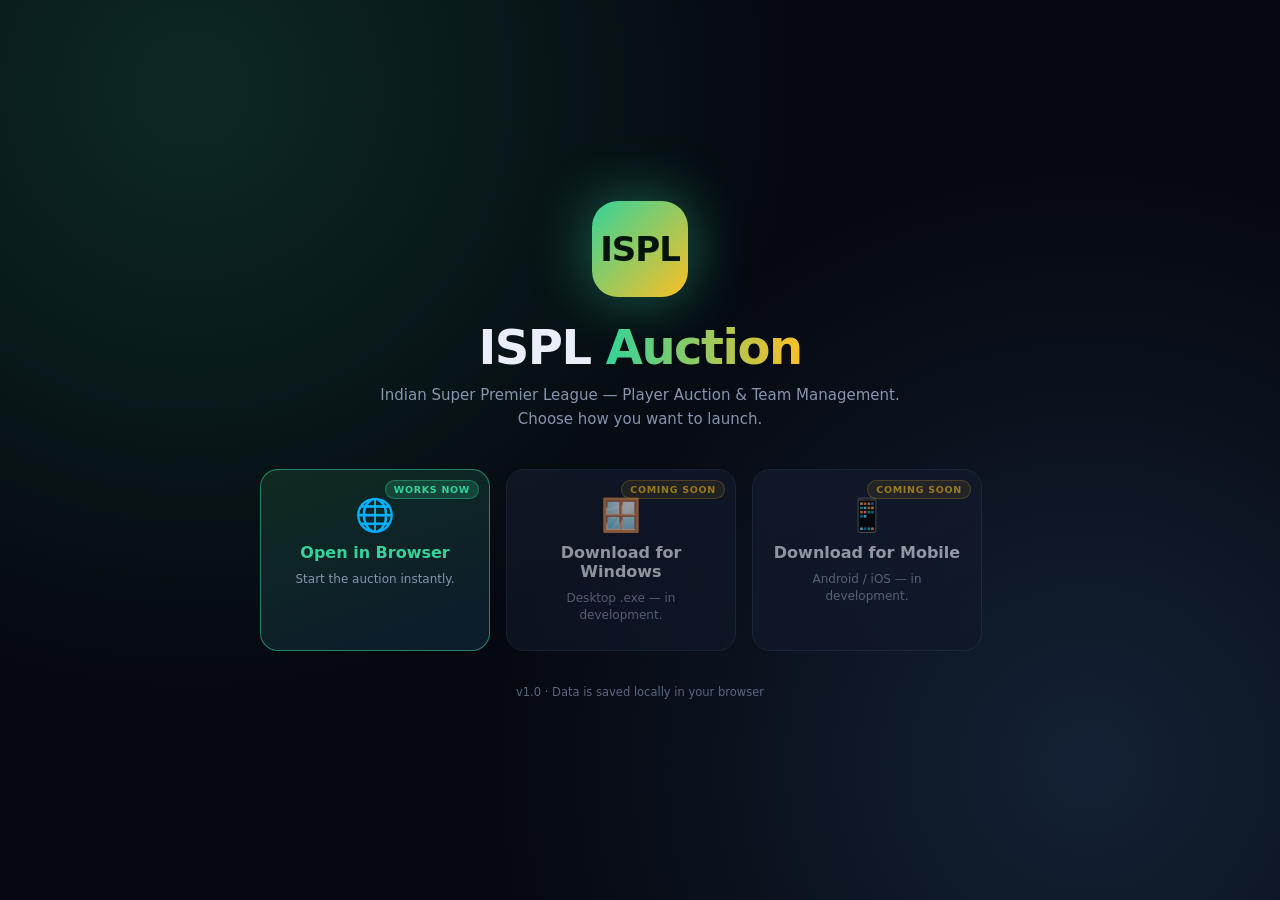
<file: docs/index.html>
<!DOCTYPE html>
<html lang="en">
<head>
<meta charset="UTF-8">
<meta name="viewport" content="width=device-width, initial-scale=1.0, viewport-fit=cover">
<meta name="theme-color" content="#070a12">
<title>ISPL Auction</title>
<link rel="stylesheet" href="css/base.css">
<link rel="stylesheet" href="css/launcher.css">
<link rel="stylesheet" href="css/layout.css">
<link rel="stylesheet" href="css/views.css">
</head>
<body>

<!-- ================= LAUNCHER ================= -->
<div class="launcher" id="launcher">
  <div class="l-badge">ISPL</div>
  <h1>ISPL <span>Auction</span></h1>
  <p class="sub">Indian Super Premier League — Player Auction &amp; Team Management.<br>Choose how you want to launch.</p>

  <div class="launch-grid">
    <button class="launch-card live" id="launchBtn">
      <span class="pill now">Works Now</span>
      <span class="ico">🌐</span>
      <span class="ttl">Open in Browser</span>
      <span class="dsc">Start the auction instantly.</span>
    </button>
    <button class="launch-card soon" data-notready="Windows">
      <span class="pill later">Coming Soon</span>
      <span class="ico">🪟</span>
      <span class="ttl">Download for Windows</span>
      <span class="dsc">Desktop .exe — in development.</span>
    </button>
    <button class="launch-card soon" data-notready="Mobile">
      <span class="pill later">Coming Soon</span>
      <span class="ico">📱</span>
      <span class="ttl">Download for Mobile</span>
      <span class="dsc">Android / iOS — in development.</span>
    </button>
  </div>
  <div class="launch-foot">v1.0 · Data is saved locally in your browser</div>
</div>

<!-- ================= APP ================= -->
<div class="app" id="app">
  <header class="topbar">
    <div class="brand">
      <div class="mark">ISPL</div>
      <div>ISPL Auction<em>Indian Super Premier League</em></div>
    </div>
    <nav class="tabs" id="tabs"></nav>
    <div class="top-actions">
      <button class="btn sm ghost" data-action="export">⬇ Export</button>
      <button class="btn sm ghost" data-action="reset">↺ Reset</button>
    </div>
  </header>

  <main id="view"></main>

  <nav class="bottom-nav" id="bottomNav"></nav>
</div>

<div id="modalRoot"></div>
<div id="toast"></div>

<!-- Scripts — order matters -->
<script src="js/config.js"></script>
<script src="js/utils.js"></script>
<script src="js/state.js"></script>
<script src="js/ui.js"></script>
<script src="js/views/dashboard.js"></script>
<script src="js/views/teams.js"></script>
<script src="js/views/players.js"></script>
<script src="js/views/retention.js"></script>
<script src="js/views/auction.js"></script>
<script src="js/views/squad.js"></script>
<script src="js/app.js"></script>
</body>
</html>
</file>
<file: docs/css/base.css>
/* ===== Variables & Reset ===== */
*{box-sizing:border-box;margin:0;padding:0;-webkit-tap-highlight-color:transparent}
:root{
  --bg:#070a12; --panel:#101728; --panel2:#151d31; --panel3:#1b2439;
  --line:#26324b; --txt:#e9eef9; --muted:#8794b0;
  --green:#34d399; --gold:#fbbf24; --red:#f87171; --blue:#60a5fa; --purple:#a78bfa;
  --radius:14px; --safe-b:env(safe-area-inset-bottom,0px);
}
html,body{height:100%;overscroll-behavior:none}
body{background:var(--bg);color:var(--txt);font-family:'Segoe UI',system-ui,-apple-system,Roboto,sans-serif;-webkit-font-smoothing:antialiased;overflow-x:hidden}
button,input,select,textarea{font-family:inherit;font-size:inherit;color:inherit}
button{cursor:pointer;border:none;background:none}
::-webkit-scrollbar{width:8px;height:8px}
::-webkit-scrollbar-track{background:#0b101c}
::-webkit-scrollbar-thumb{background:#2b3652;border-radius:6px}

/* ===== Buttons ===== */
.btn{padding:9px 15px;border-radius:10px;font-size:13px;font-weight:700;background:var(--panel2);border:1px solid var(--line);color:var(--txt);transition:.15s;display:inline-flex;align-items:center;gap:6px;justify-content:center}
.btn:hover{background:var(--panel3);border-color:#3a4a6e;transform:translateY(-1px)}
.btn.primary{background:linear-gradient(135deg,#34d399,#10b981);color:#04140d;border-color:transparent}
.btn.gold{background:linear-gradient(135deg,#fbbf24,#f59e0b);color:#241a02;border-color:transparent}
.btn.red{background:rgba(248,113,113,.14);color:#fca5a5;border-color:rgba(248,113,113,.35)}
.btn.ghost{background:transparent;border-color:var(--line)}
.btn.sm{padding:7px 12px;font-size:11.5px;border-radius:8px}
.btn:disabled{opacity:.35;cursor:not-allowed;transform:none!important}

/* ===== Forms ===== */
input,select,textarea{width:100%;padding:10px 12px;border-radius:10px;background:#0c1220;border:1px solid var(--line);outline:none;transition:.15s;font-size:14px}
input:focus,select:focus,textarea:focus{border-color:#34d399;box-shadow:0 0 0 3px rgba(52,211,153,.13)}
input[type=color]{padding:4px;height:44px;cursor:pointer}
label{display:block;font-size:11.5px;font-weight:700;color:var(--muted);text-transform:uppercase;letter-spacing:.6px}
label input,label select{margin-top:6px;text-transform:none;letter-spacing:0;font-weight:500;color:var(--txt)}
.field-row{display:grid;grid-template-columns:1fr 1fr;gap:12px}
.field-row-3{display:grid;grid-template-columns:repeat(3,1fr);gap:12px}
@media(max-width:560px){.field-row,.field-row-3{grid-template-columns:1fr}}

/* ===== Panels / utility ===== */
.panel{background:var(--panel);border:1px solid var(--line);border-radius:var(--radius);padding:17px}
.panel h3{font-size:15px;font-weight:800;margin-bottom:13px;display:flex;align-items:center;justify-content:space-between;gap:8px}
.count{font-size:11.5px;background:var(--panel2);border:1px solid var(--line);padding:3px 9px;border-radius:20px;color:var(--muted);font-weight:700}
.badge{font-size:10px;font-weight:800;padding:3px 9px;border-radius:20px;text-transform:uppercase;letter-spacing:.5px}
.b-available{background:rgba(96,165,250,.15);color:#93c5fd;border:1px solid rgba(96,165,250,.3)}
.b-retained{background:rgba(52,211,153,.15);color:#6ee7b7;border:1px solid rgba(52,211,153,.3)}
.b-sold{background:rgba(251,191,36,.15);color:#fcd34d;border:1px solid rgba(251,191,36,.3)}
.b-unsold{background:rgba(248,113,113,.15);color:#fca5a5;border:1px solid rgba(248,113,113,.3)}
.empty{text-align:center;padding:52px 20px;color:var(--muted)}
.empty .big{font-size:44px;margin-bottom:12px;opacity:.5}

/* ===== Stats ===== */
.stats{display:grid;grid-template-columns:repeat(auto-fit,minmax(140px,1fr));gap:12px;margin-bottom:24px}
.stat{background:linear-gradient(160deg,var(--panel2),var(--panel));border:1px solid var(--line);border-radius:var(--radius);padding:15px;position:relative;overflow:hidden}
.stat::after{content:'';position:absolute;top:0;left:0;right:0;height:3px;background:var(--c,#34d399)}
.stat .v{font-size:26px;font-weight:900;letter-spacing:-1px;line-height:1.1}
.stat .k{font-size:10.5px;color:var(--muted);text-transform:uppercase;letter-spacing:.8px;font-weight:700;margin-top:4px}

/* ===== Modal ===== */
#modalRoot{display:none}
#modalRoot.open{display:block}
.backdrop{position:fixed;inset:0;z-index:300;background:rgba(3,6,12,.82);backdrop-filter:blur(6px);display:grid;place-items:center;padding:18px;overflow-y:auto}
.modal{background:linear-gradient(160deg,#141d31,#0e1524);border:1px solid var(--line);border-radius:18px;width:100%;max-width:520px;box-shadow:0 28px 70px rgba(0,0,0,.7);animation:slideUp .25s cubic-bezier(.2,1,.4,1);max-height:92vh;display:flex;flex-direction:column}
@keyframes slideUp{from{transform:translateY(22px);opacity:0}to{transform:translateY(0);opacity:1}}
.modal header{display:flex;justify-content:space-between;align-items:center;padding:17px 20px;border-bottom:1px solid var(--line)}
.modal header h3{font-size:16px;font-weight:800}
.modal header .x{font-size:24px;color:var(--muted);line-height:1;padding:0 4px}
.modal header .x:hover{color:#fff}
.mbody{padding:20px;overflow-y:auto;display:flex;flex-direction:column;gap:14px}
.modal-actions{display:flex;gap:9px;justify-content:flex-end;margin-top:6px}
.preview{border-radius:12px;padding:16px;text-align:center;font-weight:900;color:#fff;text-shadow:0 2px 8px rgba(0,0,0,.6);border:1px solid var(--line)}

/* ===== Toast ===== */
#toast{position:fixed;bottom:22px;left:50%;transform:translateX(-50%) translateY(90px);z-index:500;background:var(--panel3);border:1px solid var(--line);padding:12px 22px;border-radius:12px;font-size:13px;font-weight:700;box-shadow:0 14px 40px rgba(0,0,0,.6);transition:.3s;opacity:0;pointer-events:none}
#toast.on{transform:translateX(-50%) translateY(0);opacity:1}
#toast.ok{border-color:rgba(52,211,153,.5);color:#6ee7b7}
#toast.err{border-color:rgba(248,113,113,.5);color:#fca5a5}

.hide{display:none!important}
</file>
<file: docs/css/launcher.css>
/* =========================================================
   LAUNCHER — the first screen with 3 launch options
   ========================================================= */

.launcher{
  position:fixed;inset:0;z-index:200;
  display:flex;flex-direction:column;align-items:center;justify-content:center;
  gap:8px;padding:24px;text-align:center;overflow-y:auto;

  background:
    radial-gradient(circle at 15% 10%, rgba(52,211,153,.16), transparent 45%),
    radial-gradient(circle at 85% 85%, rgba(96,165,250,.16), transparent 45%),
    #05080f;
}
.launcher.hide{display:none}

/* Big ISPL badge on top */
.l-badge{
  width:96px;height:96px;border-radius:26px;
  display:grid;place-items:center;
  font-size:34px;font-weight:900;letter-spacing:-1px;
  color:#04140d;
  background:linear-gradient(135deg,#34d399,#fbbf24);
  box-shadow:0 0 60px rgba(52,211,153,.45);
  margin-bottom:14px;
  animation:pop .6s cubic-bezier(.2,1.4,.5,1);
}
@keyframes pop{
  from{transform:scale(.6);opacity:0}
  to{transform:scale(1);opacity:1}
}

/* Title + subtitle */
.launcher h1{
  font-size:clamp(30px,6vw,48px);
  font-weight:900;letter-spacing:-1.5px;
}
.launcher h1 span{
  background:linear-gradient(90deg,#34d399,#fbbf24);
  -webkit-background-clip:text;background-clip:text;color:transparent;
}
.launcher .sub{
  color:var(--muted);font-size:15px;
  margin-bottom:30px;max-width:520px;line-height:1.6;
}

/* The 3 launch cards grid */
.launch-grid{
  display:grid;
  grid-template-columns:repeat(3,minmax(180px,230px));
  gap:16px;width:100%;max-width:760px;
}
@media(max-width:700px){
  .launch-grid{grid-template-columns:1fr;max-width:360px}
}

.launch-card{
  position:relative;
  border-radius:18px;padding:26px 18px;text-align:center;
  background:linear-gradient(160deg,var(--panel2),var(--panel));
  border:1px solid var(--line);
  transition:.22s;
  display:flex;flex-direction:column;align-items:center;gap:9px;
}
.launch-card:hover{
  transform:translateY(-5px);
  border-color:#3d5480;
  box-shadow:0 16px 40px rgba(0,0,0,.5);
}
.launch-card .ico{font-size:32px}
.launch-card .ttl{font-weight:800;font-size:16px}
.launch-card .dsc{
  font-size:12px;color:var(--muted);line-height:1.45;
}

/* "Works Now" variant */
.launch-card.live{
  border-color:rgba(52,211,153,.55);
  background:linear-gradient(160deg,#0e2b22,#0d1b2c);
}
.launch-card.live .ttl{color:var(--green)}
.launch-card.live:hover{
  box-shadow:0 16px 44px rgba(52,211,153,.28);
}

/* "Coming Soon" variant */
.launch-card.soon{opacity:.6;cursor:not-allowed}
.launch-card.soon:hover{
  transform:none;
  border-color:var(--line);
  box-shadow:none;
}

/* Small pill in the corner of each card */
.pill{
  position:absolute;top:10px;right:10px;
  font-size:9.5px;font-weight:800;letter-spacing:.7px;
  padding:3px 8px;border-radius:20px;text-transform:uppercase;
}
.pill.now{
  background:rgba(52,211,153,.18);
  color:var(--green);
  border:1px solid rgba(52,211,153,.4);
}
.pill.later{
  background:rgba(251,191,36,.13);
  color:var(--gold);
  border:1px solid rgba(251,191,36,.35);
}

/* Footer note */
.launch-foot{
  margin-top:26px;font-size:11.5px;color:#5a6684;
}
</file>
<file: docs/css/layout.css>
/* =========================================================
   LAYOUT — app shell, topbar, tabs, bottom nav, main, section headers
   ========================================================= */

/* ===== App shell ===== */
.app{display:none;min-height:100vh;flex-direction:column}
.app.on{display:flex}

/* ===== Topbar ===== */
.topbar{
  position:sticky;top:0;z-index:60;
  display:flex;align-items:center;gap:14px;
  padding:11px 16px;
  background:rgba(9,13,22,.92);
  backdrop-filter:blur(14px);
  border-bottom:1px solid var(--line);
  flex-wrap:wrap;
}

/* Brand block (logo + text) */
.brand{
  display:flex;align-items:center;gap:10px;
  font-weight:900;letter-spacing:-.5px;font-size:16px;
  white-space:nowrap;
}
.brand .mark{
  width:32px;height:32px;border-radius:9px;
  display:grid;place-items:center;
  font-size:11px;color:#04140d;font-weight:900;
  background:linear-gradient(135deg,#34d399,#fbbf24);
}
.brand em{
  font-style:normal;color:var(--muted);font-weight:600;
  font-size:10px;display:block;letter-spacing:.4px;
}

/* Desktop tabs */
.tabs{display:flex;gap:4px;flex:1;flex-wrap:wrap}
.tab{
  padding:8px 14px;border-radius:9px;
  font-size:13px;font-weight:700;color:var(--muted);
  transition:.15s;white-space:nowrap;
}
.tab:hover{background:var(--panel2);color:var(--txt)}
.tab.active{
  background:linear-gradient(135deg,rgba(52,211,153,.2),rgba(96,165,250,.14));
  color:#fff;
  box-shadow:inset 0 0 0 1px rgba(52,211,153,.35);
}

/* Top-right action buttons */
.top-actions{display:flex;gap:7px;align-items:center}

/* ===== Main content ===== */
main{
  padding:20px 16px 100px;
  max-width:1400px;width:100%;margin:0 auto;
  flex:1;
}

/* Section header (title + count + action) */
.section-head{
  display:flex;align-items:center;justify-content:space-between;
  gap:14px;margin-bottom:16px;flex-wrap:wrap;
}
.section-head h2{
  font-size:20px;font-weight:800;letter-spacing:-.5px;
  display:flex;align-items:center;gap:9px;
}

/* ===== Mobile bottom nav ===== */
.bottom-nav{
  display:none;
  position:fixed;bottom:0;left:0;right:0;z-index:70;
  background:rgba(9,13,22,.97);
  backdrop-filter:blur(14px);
  border-top:1px solid var(--line);
  padding:6px 4px calc(6px + var(--safe-b));
  grid-template-columns:repeat(5,1fr);
  gap:2px;
}
.bottom-nav.on{display:grid}

.bn{
  display:flex;flex-direction:column;align-items:center;gap:2px;
  padding:7px 4px;border-radius:10px;
  color:var(--muted);font-size:10px;font-weight:700;
  transition:.15s;
}
.bn .ic{font-size:18px}
.bn.active{
  color:var(--green);
  background:rgba(52,211,153,.1);
}

/* ===== Responsive ===== */
@media(max-width:760px){
  .tabs{display:none}
  .topbar{padding:10px 12px}
  main{padding:16px 12px 96px}
}
</file>
<file: docs/css/views.css>
/* =========================================================
   VIEWS — team cards, player cards, retention, auction, squad
   ========================================================= */

/* ========== TEAM CARDS ========== */
.team-grid{
  display:grid;
  grid-template-columns:repeat(auto-fill,minmax(280px,1fr));
  gap:16px;
}
.team-card{
  border-radius:var(--radius);overflow:hidden;position:relative;
  background:var(--panel);border:1px solid var(--line);
  transition:.2s;cursor:pointer;
}
.team-card:hover{
  transform:translateY(-4px);
  box-shadow:0 18px 40px rgba(0,0,0,.5);
  border-color:#3a4a6e;
}
.tc-top{
  padding:16px;position:relative;
  background:linear-gradient(135deg,var(--c1),var(--c2));
}
.tc-top::after{
  content:'';position:absolute;inset:0;
  background:linear-gradient(180deg,rgba(0,0,0,.05),rgba(0,0,0,.42));
}
.tc-inner{
  position:relative;z-index:2;
  display:flex;align-items:center;gap:12px;
}
.tc-badge{
  width:52px;height:52px;border-radius:14px;
  display:grid;place-items:center;flex-shrink:0;
  font-weight:900;font-size:16px;
  background:rgba(0,0,0,.42);color:#fff;
  border:2px solid var(--c3);letter-spacing:-.5px;
  backdrop-filter:blur(4px);
}
.tc-name{
  font-weight:900;font-size:16px;color:#fff;
  text-shadow:0 2px 8px rgba(0,0,0,.6);line-height:1.2;
}
.tc-sub{
  font-size:11px;color:rgba(255,255,255,.78);
  font-weight:700;letter-spacing:.5px;margin-top:2px;
}
.tc-body{padding:14px 16px 16px}
.purse-bar{
  height:7px;border-radius:6px;background:#0a0f1b;
  overflow:hidden;margin:9px 0 6px;
}
.purse-fill{
  height:100%;border-radius:6px;
  background:linear-gradient(90deg,var(--c3),var(--c1));
  transition:width .4s;
}
.tc-meta{
  display:flex;justify-content:space-between;
  font-size:11.5px;color:var(--muted);font-weight:700;
}
.tc-stats{
  display:grid;grid-template-columns:repeat(3,1fr);
  gap:8px;margin:13px 0 0;
}
.tc-stat{
  background:#0b1120;border:1px solid var(--line);
  border-radius:9px;padding:8px;text-align:center;
}
.tc-stat b{display:block;font-size:16px;font-weight:900}
.tc-stat span{
  font-size:9.5px;color:var(--muted);
  text-transform:uppercase;letter-spacing:.6px;font-weight:700;
}
.tc-actions{display:flex;gap:7px;margin-top:12px}
.tc-actions .btn{flex:1}

/* ========== PLAYER CARDS ========== */
.filters{
  display:flex;gap:10px;flex-wrap:wrap;
  margin-bottom:16px;align-items:center;
}
.filters input,.filters select{width:auto;min-width:130px;flex:1}
.filters input[type=search]{flex:2;min-width:180px}

.player-grid{
  display:grid;
  grid-template-columns:repeat(auto-fill,minmax(250px,1fr));
  gap:13px;
}
.p-card{
  background:linear-gradient(160deg,var(--panel2),var(--panel));
  border:1px solid var(--line);border-radius:var(--radius);
  padding:14px;transition:.18s;position:relative;overflow:hidden;
}
.p-card:hover{
  border-color:#3a4a6e;transform:translateY(-3px);
  box-shadow:0 12px 30px rgba(0,0,0,.4);
}
.p-card::before{
  content:'';position:absolute;left:0;top:0;bottom:0;
  width:3px;background:var(--rc,#60a5fa);
}
.p-head{
  display:flex;justify-content:space-between;
  align-items:flex-start;gap:8px;margin-bottom:9px;
}
.p-name{font-weight:800;font-size:14.5px;line-height:1.25}
.p-role{
  font-size:10px;font-weight:800;text-transform:uppercase;
  letter-spacing:.6px;padding:3px 8px;border-radius:20px;
  white-space:nowrap;
}
.role-Batter{background:rgba(96,165,250,.16);color:#93c5fd}
.role-Bowler{background:rgba(248,113,113,.16);color:#fca5a5}
.role-All-Rounder{background:rgba(167,139,250,.16);color:#c4b5fd}
.role-Wicket-Keeper{background:rgba(52,211,153,.16);color:#6ee7b7}
.p-info{
  font-size:11.5px;color:var(--muted);
  display:flex;flex-wrap:wrap;gap:4px 12px;
  margin-bottom:10px;font-weight:600;
}
.p-foot{
  display:flex;justify-content:space-between;
  align-items:center;gap:8px;
  padding-top:10px;border-top:1px solid var(--line);
}
.p-price{font-weight:900;font-size:14px;color:var(--gold)}
.p-price small{
  display:block;font-size:9.5px;color:var(--muted);
  font-weight:700;letter-spacing:.5px;text-transform:uppercase;
}
.p-actions{display:flex;gap:6px;margin-top:11px}

/* ========== RETENTION ========== */
.chip-row{
  display:flex;gap:9px;flex-wrap:wrap;
  margin-bottom:20px;overflow-x:auto;padding-bottom:4px;
}
.chip{
  padding:9px 15px;border-radius:11px;
  font-weight:800;font-size:12.5px;
  border:1px solid var(--line);background:var(--panel2);
  transition:.18s;display:flex;align-items:center;gap:8px;
  white-space:nowrap;flex-shrink:0;
}
.chip:hover{transform:translateY(-2px)}
.chip.active{
  box-shadow:0 0 0 2px var(--c3),0 8px 22px rgba(0,0,0,.4);
  color:#fff;
}
.chip .dot{
  width:11px;height:11px;border-radius:50%;
  background:linear-gradient(135deg,var(--c1),var(--c2));
  border:1px solid var(--c3);
}
.ret-layout{
  display:grid;grid-template-columns:1fr 1fr;
  gap:20px;align-items:start;
}
@media(max-width:900px){.ret-layout{grid-template-columns:1fr}}
.slot{
  display:flex;align-items:center;gap:11px;
  padding:11px;border-radius:11px;
  background:#0b1120;border:1px dashed var(--line);
  margin-bottom:9px;
}
.slot.filled{
  border-style:solid;border-color:#2f8f6d;
  background:linear-gradient(90deg,rgba(52,211,153,.07),transparent);
}
.slot .num{
  width:28px;height:28px;border-radius:8px;
  display:grid;place-items:center;flex-shrink:0;
  background:var(--panel3);font-size:12px;
  font-weight:900;color:var(--muted);
}
.slot.filled .num{
  background:linear-gradient(135deg,#34d399,#10b981);
  color:#04140d;
}
.slot .txt{flex:1;min-width:0}
.slot .txt b{display:block;font-size:13.5px;font-weight:800}
.slot .txt span{font-size:11px;color:var(--muted);font-weight:600}

/* ========== AUCTION ========== */
.auc-layout{
  display:grid;grid-template-columns:320px 1fr;
  gap:18px;align-items:start;
}
@media(max-width:960px){.auc-layout{grid-template-columns:1fr}}
.auc-list{max-height:600px;overflow-y:auto;padding-right:5px}
.auc-item{
  display:flex;align-items:center;gap:11px;
  padding:11px;border-radius:11px;
  background:var(--panel2);border:1px solid var(--line);
  margin-bottom:8px;transition:.15s;
  width:100%;text-align:left;
}
.auc-item:hover{border-color:#34d399;transform:translateX(3px)}
.auc-item.sel{
  border-color:#34d399;
  background:linear-gradient(90deg,rgba(52,211,153,.13),var(--panel2));
}
.auc-item .av{
  width:38px;height:38px;border-radius:10px;
  display:grid;place-items:center;flex-shrink:0;
  font-weight:900;font-size:14px;
  background:linear-gradient(135deg,#1e293b,#0f172a);
  color:#94a3b8;border:1px solid var(--line);
}
.auc-item .nm{font-weight:800;font-size:13.5px;line-height:1.2}
.auc-item .mt{
  font-size:10.5px;color:var(--muted);
  font-weight:600;margin-top:2px;
}
.stage{
  background:linear-gradient(160deg,var(--panel2),var(--panel));
  border:1px solid var(--line);border-radius:18px;
  padding:22px;text-align:center;
  position:relative;overflow:hidden;
}
.stage::before{
  content:'';position:absolute;top:-60%;left:50%;
  transform:translateX(-50%);width:520px;height:520px;
  border-radius:50%;
  background:radial-gradient(circle,rgba(52,211,153,.13),transparent 65%);
}
.stage-inner{position:relative;z-index:2}
.stage .pname{
  font-size:clamp(22px,4vw,32px);
  font-weight:900;letter-spacing:-1px;margin-bottom:5px;
}
.stage .pmeta{
  color:var(--muted);font-size:12.5px;
  font-weight:600;margin-bottom:16px;
}
.bidbox{
  display:inline-flex;flex-direction:column;align-items:center;gap:3px;
  padding:14px 34px;border-radius:16px;
  background:#080d17;border:1px solid var(--line);
  margin-bottom:8px;
}
.bidbox .lbl{
  font-size:10.5px;letter-spacing:1.4px;
  text-transform:uppercase;color:var(--muted);font-weight:800;
}
.bidbox .amt{
  font-size:36px;font-weight:900;
  letter-spacing:-1.5px;color:var(--gold);line-height:1;
}
.bidbox .whos{
  font-size:12px;font-weight:800;
  margin-top:5px;color:var(--muted);
}
.inc-row{
  display:flex;gap:7px;justify-content:center;
  margin:14px 0;flex-wrap:wrap;align-items:center;
}
.inc{
  padding:6px 12px;border-radius:20px;
  font-size:12px;font-weight:800;
  background:var(--panel3);border:1px solid var(--line);
  color:var(--muted);
}
.inc.on{
  background:rgba(52,211,153,.17);
  color:#6ee7b7;
  border-color:rgba(52,211,153,.45);
}
.bid-teams{
  display:grid;
  grid-template-columns:repeat(auto-fill,minmax(150px,1fr));
  gap:9px;margin-top:8px;
}
.bid-team{
  padding:11px;border-radius:11px;text-align:left;
  border:1px solid var(--line);
  background:linear-gradient(135deg,var(--c1),var(--c2));
  position:relative;overflow:hidden;transition:.15s;
}
.bid-team::after{
  content:'';position:absolute;inset:0;
  background:rgba(0,0,0,.5);transition:.15s;
}
.bid-team:hover:not(:disabled)::after{background:rgba(0,0,0,.28)}
.bid-team:active:not(:disabled){transform:scale(.97)}
.bid-team:disabled{opacity:.3;cursor:not-allowed}
.bid-team .bt-in{position:relative;z-index:2;color:#fff}
.bid-team .bt-in b{display:block;font-size:12.5px;font-weight:900}
.bid-team .bt-in span{font-size:10.5px;opacity:.85;font-weight:700}
.hammer-row{
  display:flex;gap:10px;justify-content:center;
  margin-top:20px;flex-wrap:wrap;
}
.hammer-row .btn{padding:13px 32px;font-size:14px}

/* =========================================================
   SQUAD PAGE
   ========================================================= */
.squad-header{
  border-radius:18px;padding:22px;
  position:relative;overflow:hidden;margin-bottom:16px;
}
.squad-header::after{
  content:'';position:absolute;inset:0;
  background:linear-gradient(180deg,rgba(0,0,0,.05),rgba(0,0,0,.42));
}
.squad-header-inner{
  position:relative;z-index:2;
  display:flex;align-items:center;gap:14px;
}
.squad-badge{
  width:64px;height:64px;border-radius:16px;
  display:grid;place-items:center;flex-shrink:0;
  font-weight:900;font-size:20px;letter-spacing:-1px;
  background:rgba(0,0,0,.42);color:#fff;
  border:2px solid #fff;backdrop-filter:blur(4px);
}
.squad-name{
  font-weight:900;font-size:22px;color:#fff;
  text-shadow:0 2px 8px rgba(0,0,0,.6);line-height:1.2;
  letter-spacing:-.5px;
}
.squad-sub{
  font-size:12px;color:rgba(255,255,255,.82);
  font-weight:700;letter-spacing:.4px;margin-top:4px;
}

.squad-stats{
  display:grid;grid-template-columns:repeat(auto-fit,minmax(140px,1fr));
  gap:10px;margin-bottom:20px;
}
.squad-stat{
  background:linear-gradient(160deg,var(--panel2),var(--panel));
  border:1px solid var(--line);border-radius:var(--radius);
  padding:13px;text-align:center;
}
.squad-stat b{
  display:block;font-size:18px;font-weight:900;
  letter-spacing:-.5px;line-height:1.1;
}
.squad-stat span{
  font-size:10.5px;color:var(--muted);
  text-transform:uppercase;letter-spacing:.7px;
  font-weight:700;margin-top:4px;display:block;
}

.squad-section{
  margin-bottom:22px;
}
.squad-section-head{
  display:flex;align-items:center;gap:10px;
  padding:10px 14px;margin-bottom:10px;
  background:linear-gradient(90deg,rgba(255,255,255,.04),transparent);
  border-left:3px solid var(--green);
  border-radius:6px;
}
.squad-section-icon{
  font-size:18px;
}
.squad-section-head h3{
  flex:1;font-size:14px;font-weight:900;
  letter-spacing:.4px;text-transform:uppercase;
  color:var(--txt);
}
.squad-players{
  display:flex;flex-direction:column;gap:8px;
}
.squad-row{
  display:flex;align-items:center;gap:12px;
  padding:12px 14px;border-radius:12px;
  background:linear-gradient(160deg,var(--panel2),var(--panel));
  border:1px solid var(--line);
  transition:.15s;
}
.squad-row:hover{
  border-color:#3a4a6e;
  transform:translateX(3px);
}
.squad-flag{
  font-size:22px;flex-shrink:0;
  width:36px;text-align:center;
}
.squad-pname{
  font-weight:800;font-size:14px;line-height:1.2;
}
.squad-pmeta{
  font-size:11px;color:var(--muted);
  font-weight:600;margin-top:3px;
  display:flex;align-items:center;gap:8px;
  flex-wrap:wrap;
}
.squad-bowl{
  font-size:10px;font-weight:800;
  letter-spacing:.4px;text-transform:uppercase;
  padding:2px 7px;border-radius:20px;
  background:rgba(96,165,250,.15);
  color:#93c5fd;
  border:1px solid rgba(96,165,250,.3);
}
.squad-price{
  font-weight:900;font-size:14px;
  color:var(--gold);margin-bottom:4px;
}

@media(max-width:600px){
  .squad-name{font-size:18px}
  .squad-badge{width:52px;height:52px;font-size:16px}
  .squad-flag{font-size:18px;width:28px}
  .squad-pname{font-size:13px}
  .squad-price{font-size:13px}
}
</file>
